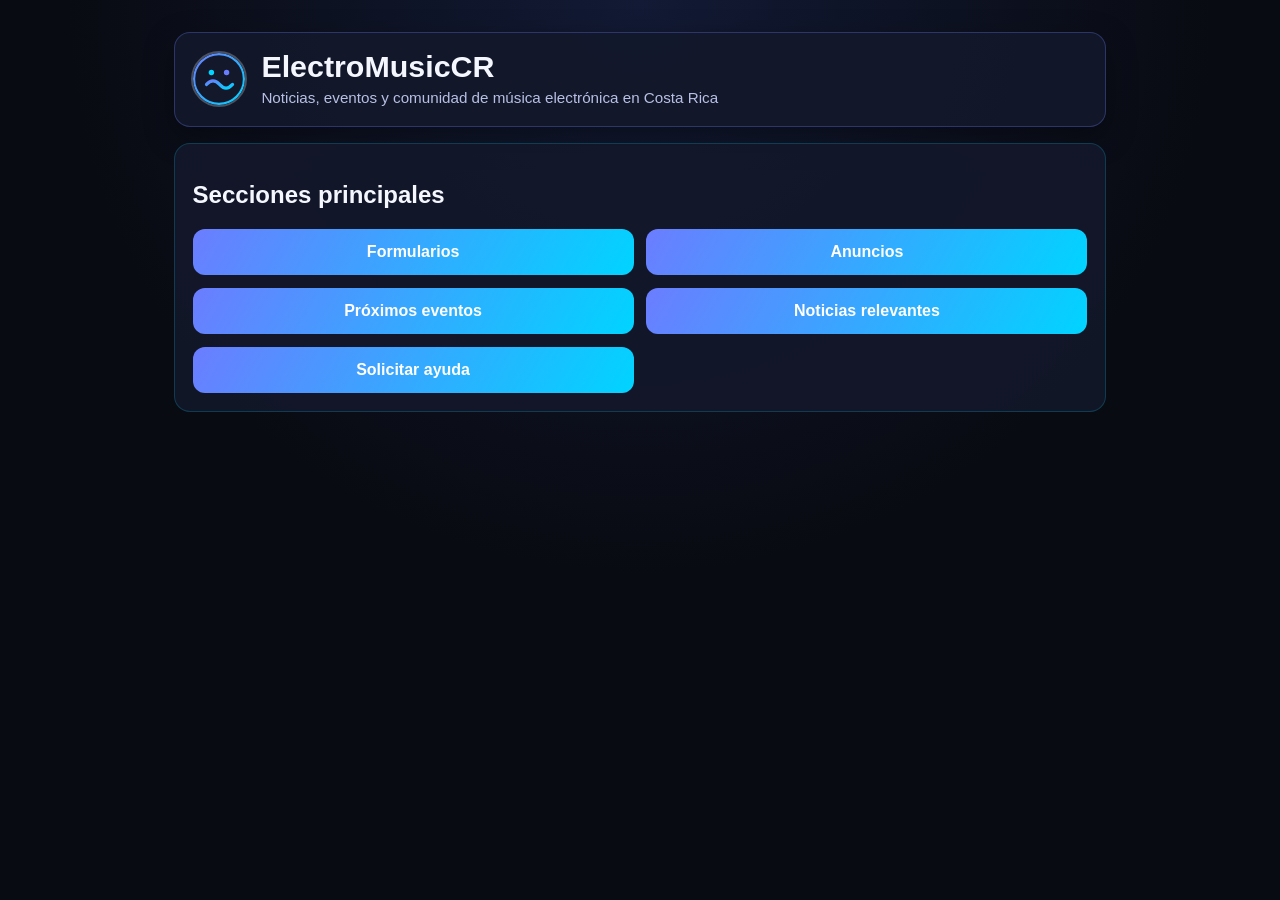
<file: index.html>
<!DOCTYPE html>
<html lang="es">
  <head>
    <meta charset="UTF-8" />
    <meta name="viewport" content="width=device-width, initial-scale=1.0" />
    <title>ElectroMusicCR | Inicio</title>
    <link rel="stylesheet" href="/style.css" />
  </head>
  <body>
    <main class="container">
      <header class="header">
        <img class="logo" src="/assets/logo.svg" alt="Logo de ElectroMusicCR" />
        <div>
          <h1>ElectroMusicCR</h1>
          <p class="subtitle">Noticias, eventos y comunidad de música electrónica en Costa Rica</p>
        </div>
      </header>

      <section class="section">
        <h2>Secciones principales</h2>
        <div class="grid" aria-label="Navegación principal">
          <a class="btn" href="https://forms.google.com" target="_blank" rel="noopener noreferrer">Formularios</a>
          <a class="btn" href="/anuncios.html">Anuncios</a>
          <a class="btn" href="/eventos.html">Próximos eventos</a>
          <a class="btn" href="/noticias.html">Noticias relevantes</a>
          <a class="btn" href="/ayuda.html">Solicitar ayuda</a>
        </div>
      </section>
    </main>
  </body>
</html>
</file>
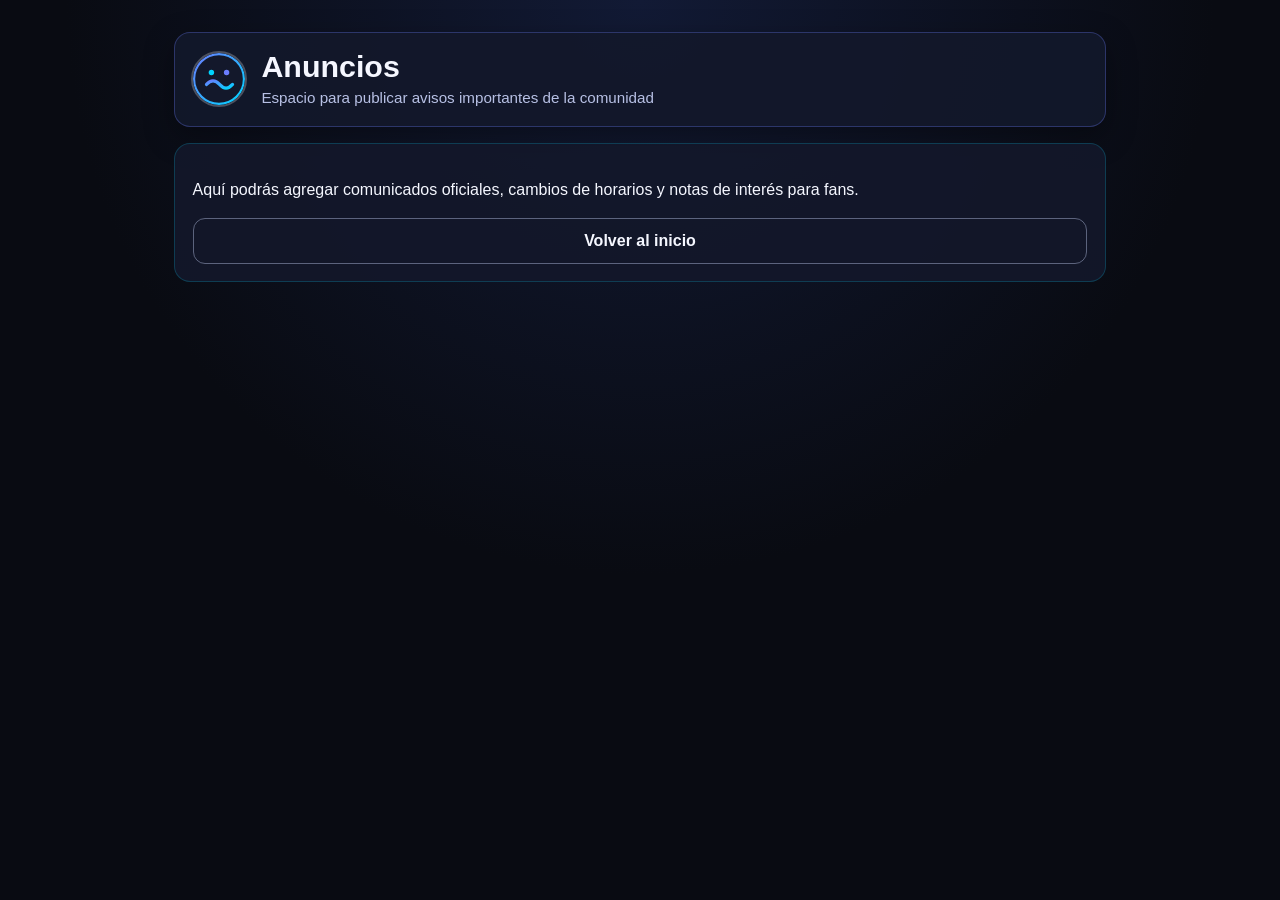
<file: anuncios.html>
<!DOCTYPE html>
<html lang="es">
  <head>
    <meta charset="UTF-8" />
    <meta name="viewport" content="width=device-width, initial-scale=1.0" />
    <title>ElectroMusicCR | Anuncios</title>
    <link rel="stylesheet" href="/style.css" />
  </head>
  <body>
    <main class="container">
      <header class="header">
        <img class="logo" src="/assets/logo.svg" alt="Logo de ElectroMusicCR" />
        <div>
          <h1>Anuncios</h1>
          <p class="subtitle">Espacio para publicar avisos importantes de la comunidad</p>
        </div>
      </header>
      <section class="section">
        <p>Aquí podrás agregar comunicados oficiales, cambios de horarios y notas de interés para fans.</p>
        <a class="link" href="/index.html">Volver al inicio</a>
      </section>
    </main>
  </body>
</html>
</file>
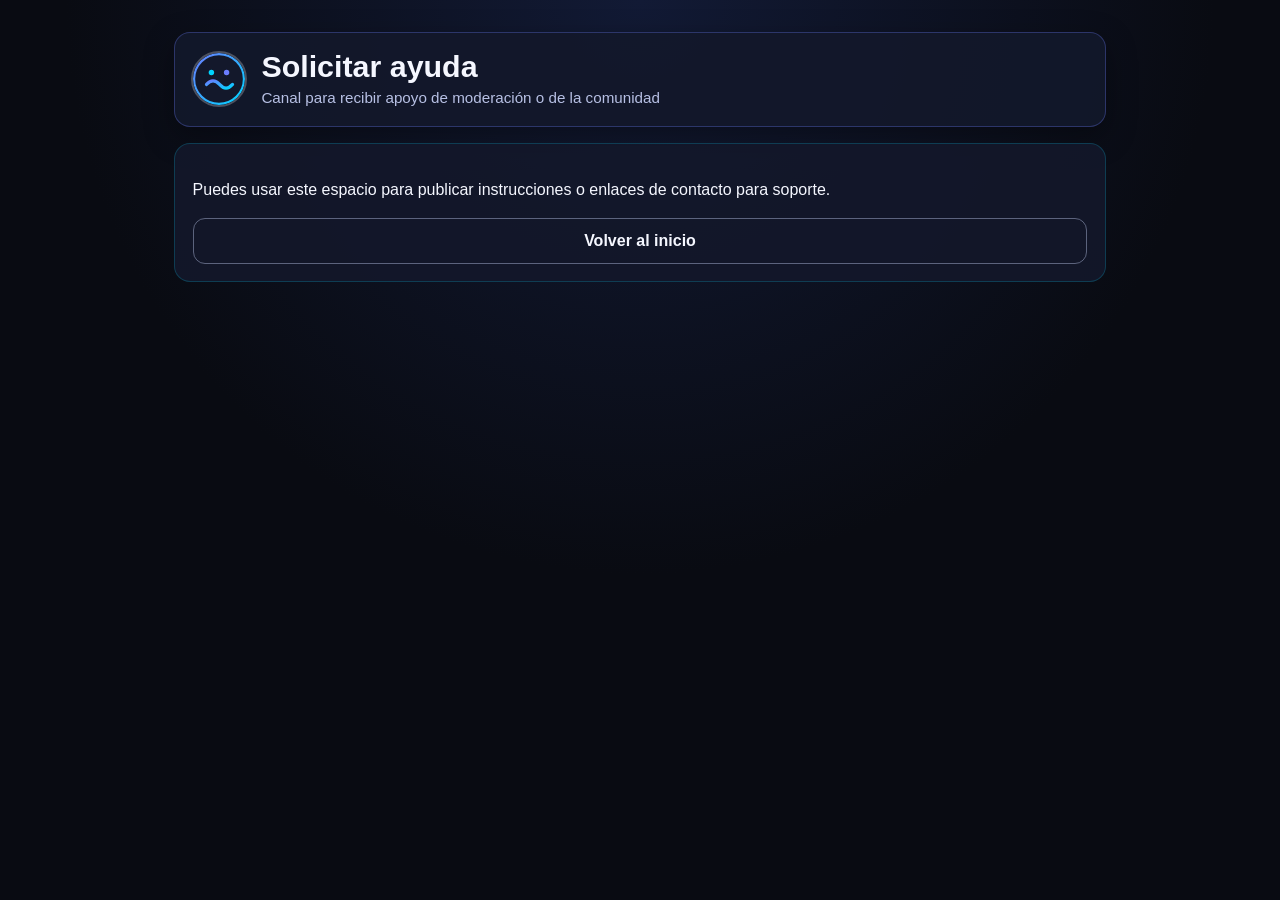
<file: ayuda.html>
<!DOCTYPE html>
<html lang="es">
  <head>
    <meta charset="UTF-8" />
    <meta name="viewport" content="width=device-width, initial-scale=1.0" />
    <title>ElectroMusicCR | Solicitar ayuda</title>
    <link rel="stylesheet" href="/style.css" />
  </head>
  <body>
    <main class="container">
      <header class="header">
        <img class="logo" src="/assets/logo.svg" alt="Logo de ElectroMusicCR" />
        <div>
          <h1>Solicitar ayuda</h1>
          <p class="subtitle">Canal para recibir apoyo de moderación o de la comunidad</p>
        </div>
      </header>
      <section class="section">
        <p>Puedes usar este espacio para publicar instrucciones o enlaces de contacto para soporte.</p>
        <a class="link" href="/index.html">Volver al inicio</a>
      </section>
    </main>
  </body>
</html>
</file>
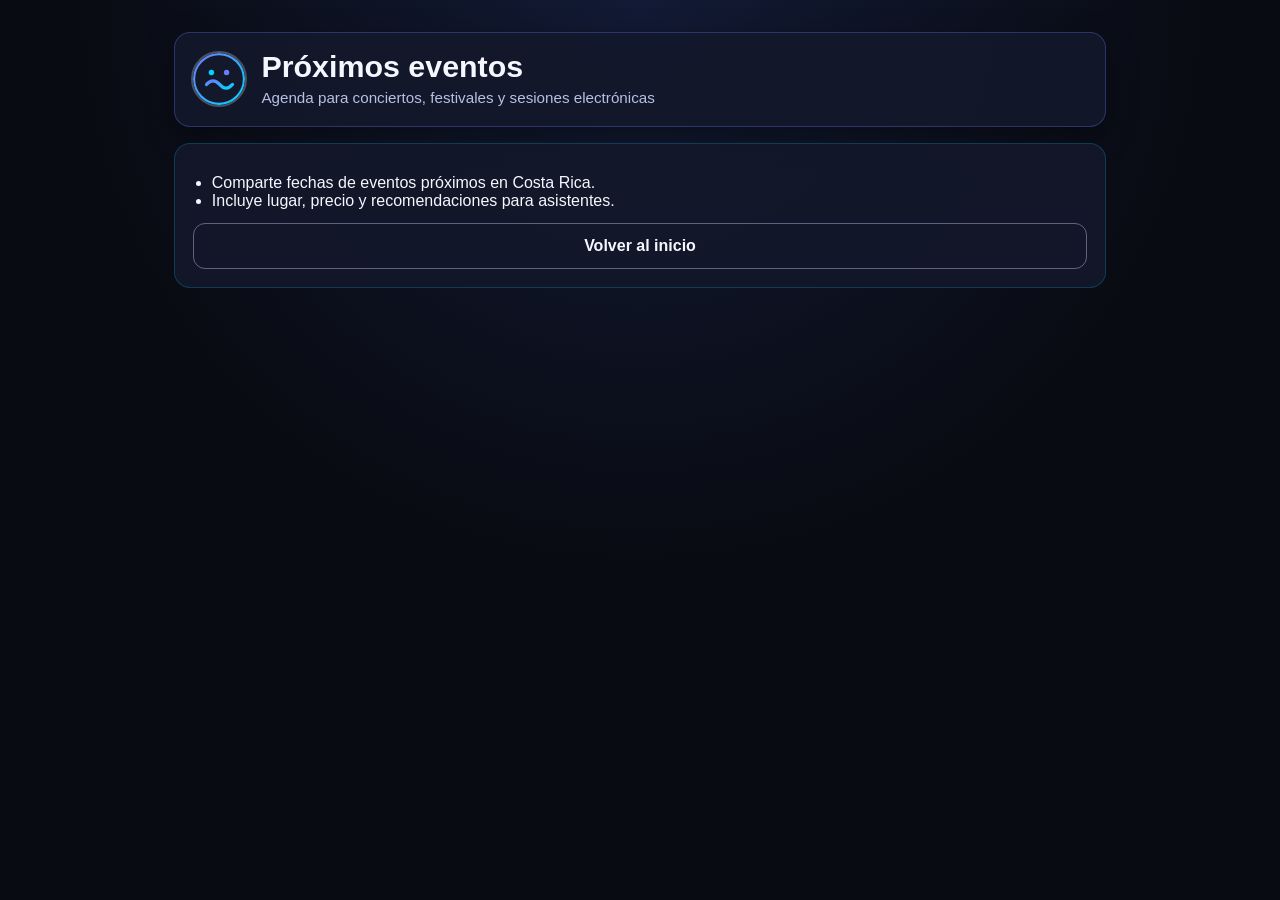
<file: eventos.html>
<!DOCTYPE html>
<html lang="es">
  <head>
    <meta charset="UTF-8" />
    <meta name="viewport" content="width=device-width, initial-scale=1.0" />
    <title>ElectroMusicCR | Próximos eventos</title>
    <link rel="stylesheet" href="/style.css" />
  </head>
  <body>
    <main class="container">
      <header class="header">
        <img class="logo" src="/assets/logo.svg" alt="Logo de ElectroMusicCR" />
        <div>
          <h1>Próximos eventos</h1>
          <p class="subtitle">Agenda para conciertos, festivales y sesiones electrónicas</p>
        </div>
      </header>
      <section class="section">
        <ul>
          <li>Comparte fechas de eventos próximos en Costa Rica.</li>
          <li>Incluye lugar, precio y recomendaciones para asistentes.</li>
        </ul>
        <a class="link" href="/index.html">Volver al inicio</a>
      </section>
    </main>
  </body>
</html>
</file>
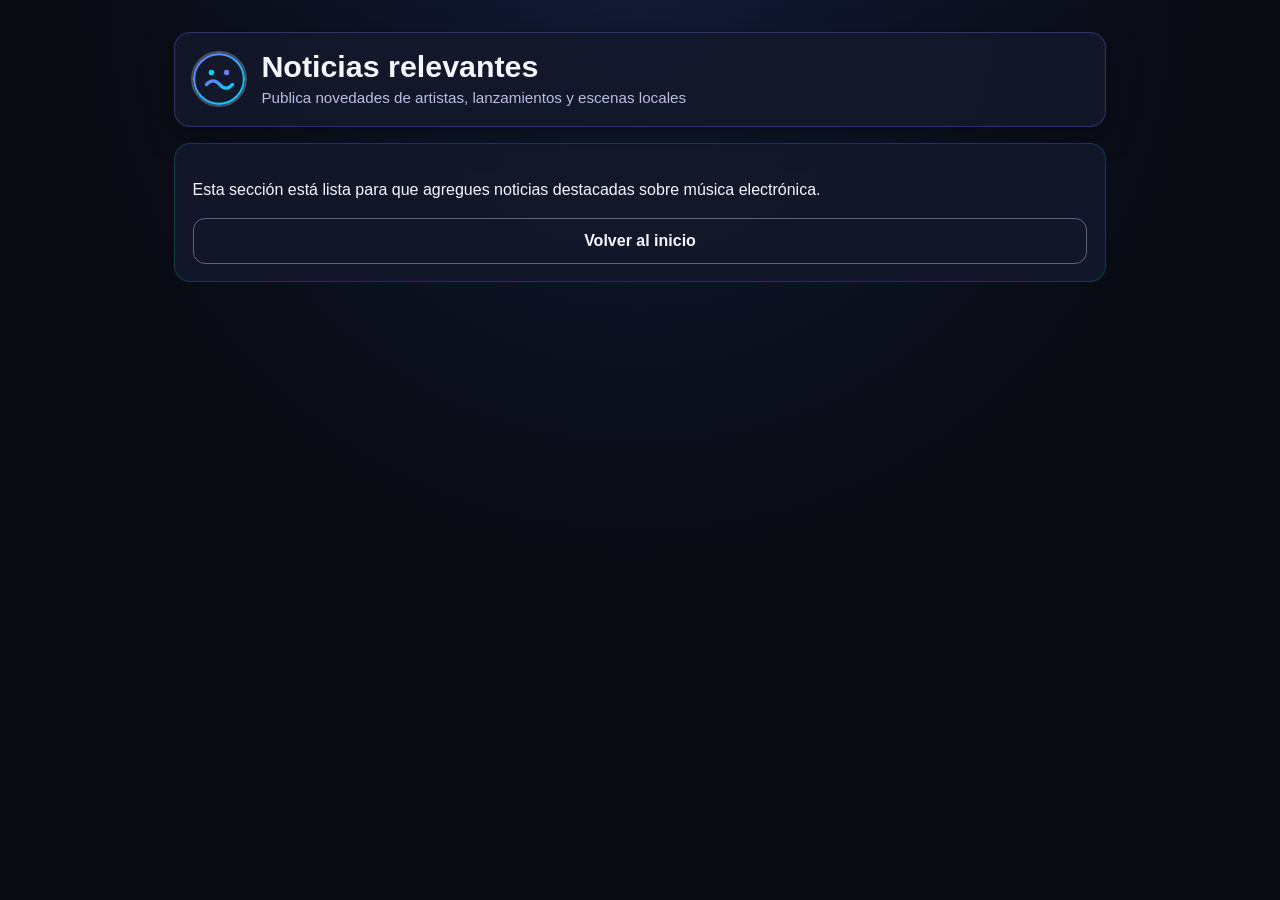
<file: noticias.html>
<!DOCTYPE html>
<html lang="es">
  <head>
    <meta charset="UTF-8" />
    <meta name="viewport" content="width=device-width, initial-scale=1.0" />
    <title>ElectroMusicCR | Noticias</title>
    <link rel="stylesheet" href="/style.css" />
  </head>
  <body>
    <main class="container">
      <header class="header">
        <img class="logo" src="/assets/logo.svg" alt="Logo de ElectroMusicCR" />
        <div>
          <h1>Noticias relevantes</h1>
          <p class="subtitle">Publica novedades de artistas, lanzamientos y escenas locales</p>
        </div>
      </header>
      <section class="section">
        <p>Esta sección está lista para que agregues noticias destacadas sobre música electrónica.</p>
        <a class="link" href="/index.html">Volver al inicio</a>
      </section>
    </main>
  </body>
</html>
</file>
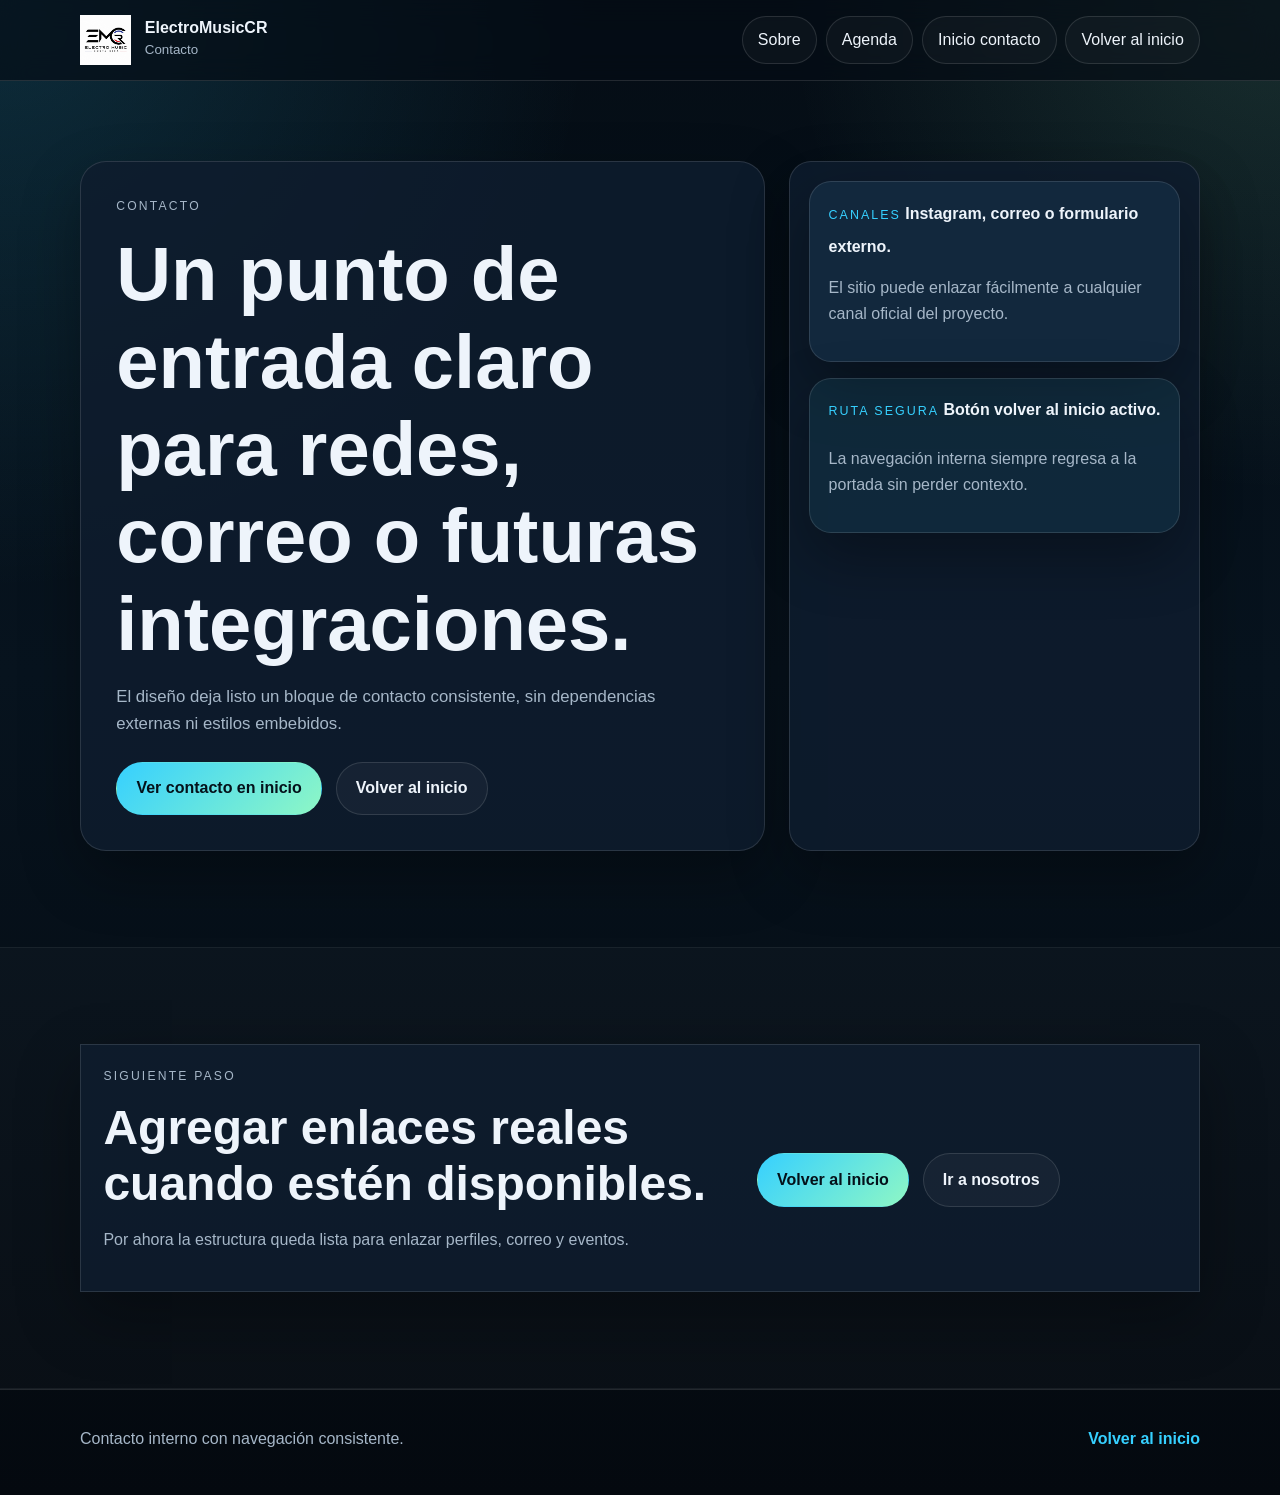
<file: pages/contacto.html>
<!DOCTYPE html>
<html lang="es">
<head>
  <meta charset="UTF-8">
  <meta name="viewport" content="width=device-width, initial-scale=1.0">
  <meta name="description" content="Canales de contacto de ElectroMusicCR.">
  <title>ElectroMusicCR | Contacto</title>
  <link rel="stylesheet" href="../styles/main.css">
</head>
<body>
  <header class="site-header">
    <div class="container header-bar">
      <a class="brand" href="../index.html#inicio" aria-label="Volver al inicio">
        <img class="brand-logo" src="../assets/EMCR.png" alt="EMCR">
        <span class="brand-text">
          <strong>ElectroMusicCR</strong>
          <small>Contacto</small>
        </span>
      </a>
      <nav class="site-nav" aria-label="Navegacion interna">
        <a href="../index.html#sobre">Sobre</a>
        <a href="../index.html#agenda">Agenda</a>
        <a href="../index.html#contacto">Inicio contacto</a>
        <a class="nav-link nav-link--accent" href="../index.html">Volver al inicio</a>
      </nav>
    </div>
  </header>

  <main>
    <section class="section hero">
      <div class="container hero-grid">
        <article class="hero-copy">
          <p class="eyebrow">Contacto</p>
          <h1>Un punto de entrada claro para redes, correo o futuras integraciones.</h1>
          <p class="lead">
            El diseño deja listo un bloque de contacto consistente, sin dependencias externas ni estilos embebidos.
          </p>
          <div class="hero-actions">
            <a class="button button--primary" href="../index.html#contacto">Ver contacto en inicio</a>
            <a class="button button--ghost" href="../index.html">Volver al inicio</a>
          </div>
        </article>

        <aside class="hero-panel">
          <div class="panel-card">
            <span class="panel-label">Canales</span>
            <strong>Instagram, correo o formulario externo.</strong>
            <p>El sitio puede enlazar fácilmente a cualquier canal oficial del proyecto.</p>
          </div>
          <div class="panel-card panel-card--soft">
            <span class="panel-label">Ruta segura</span>
            <strong>Botón volver al inicio activo.</strong>
            <p>La navegación interna siempre regresa a la portada sin perder contexto.</p>
          </div>
        </aside>
      </div>
    </section>

    <section class="section section--alt">
      <div class="container contact-card">
        <div>
          <p class="eyebrow">Siguiente paso</p>
          <h2>Agregar enlaces reales cuando estén disponibles.</h2>
          <p>Por ahora la estructura queda lista para enlazar perfiles, correo y eventos.</p>
        </div>
        <div class="contact-actions">
          <a class="button button--primary" href="../index.html">Volver al inicio</a>
          <a class="button button--ghost" href="./nosotros.html">Ir a nosotros</a>
        </div>
      </div>
    </section>
  </main>

  <footer class="site-footer">
    <div class="container footer-inner">
      <p>Contacto interno con navegación consistente.</p>
      <a href="../index.html">Volver al inicio</a>
    </div>
  </footer>
</body>
</html>
</file>
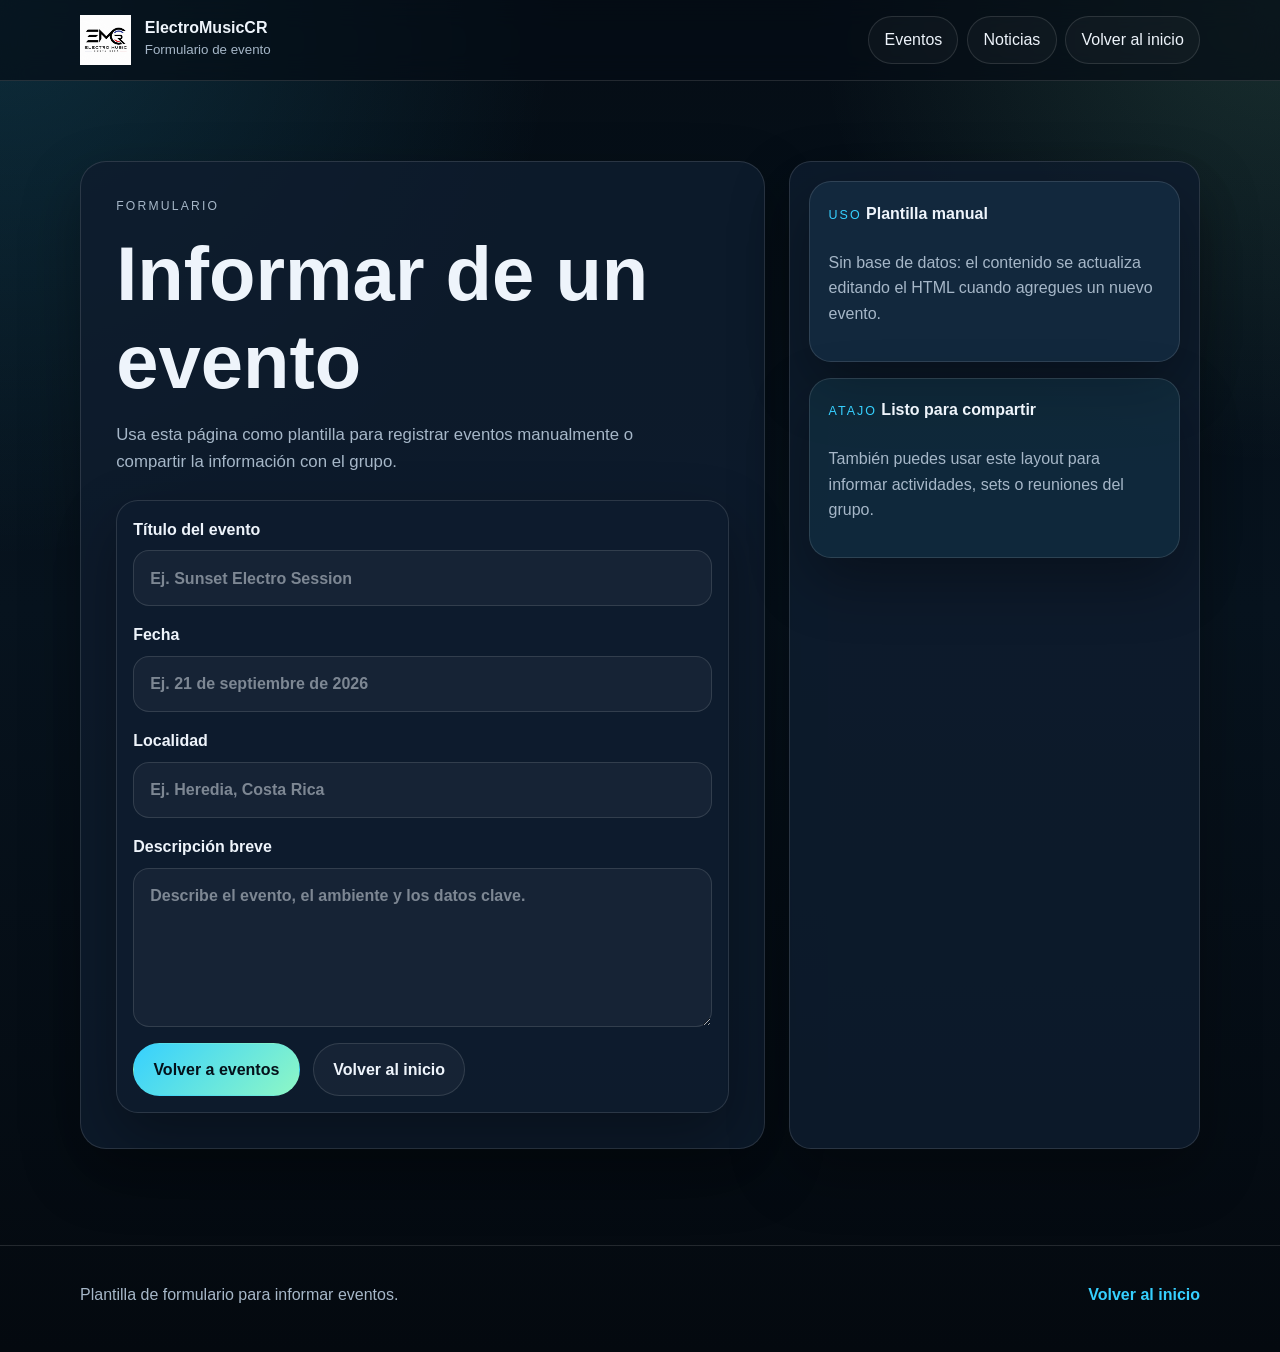
<file: pages/formulario-evento.html>
<!DOCTYPE html>
<html lang="es">
<head>
  <meta charset="UTF-8">
  <meta name="viewport" content="width=device-width, initial-scale=1.0">
  <meta name="description" content="Formulario para informar de un evento en ElectroMusicCR.">
  <title>ElectroMusicCR | Informar evento</title>
  <link rel="stylesheet" href="../styles/main.css">
</head>
<body>
  <header class="site-header">
    <div class="container header-bar">
      <a class="brand" href="../index.html#inicio" aria-label="Volver al inicio">
        <img class="brand-logo" src="../assets/EMCR.png" alt="EMCR">
        <span class="brand-text">
          <strong>ElectroMusicCR</strong>
          <small>Formulario de evento</small>
        </span>
      </a>
      <nav class="site-nav" aria-label="Navegacion interna">
        <a href="../index.html#eventos">Eventos</a>
        <a href="../index.html#noticias">Noticias</a>
        <a href="../index.html">Volver al inicio</a>
      </nav>
    </div>
  </header>

  <main>
    <section class="section hero">
      <div class="container hero-grid">
        <article class="hero-copy">
          <p class="eyebrow">Formulario</p>
          <h1>Informar de un evento</h1>
          <p class="lead">Usa esta página como plantilla para registrar eventos manualmente o compartir la información con el grupo.</p>
          <form class="simple-form">
            <label>
              Título del evento
              <input type="text" name="titulo-evento" placeholder="Ej. Sunset Electro Session">
            </label>
            <label>
              Fecha
              <input type="text" name="fecha" placeholder="Ej. 21 de septiembre de 2026">
            </label>
            <label>
              Localidad
              <input type="text" name="localidad" placeholder="Ej. Heredia, Costa Rica">
            </label>
            <label>
              Descripción breve
              <textarea name="descripcion" rows="5" placeholder="Describe el evento, el ambiente y los datos clave."></textarea>
            </label>
            <div class="form-actions">
              <a class="button button--primary" href="../index.html#eventos">Volver a eventos</a>
              <a class="button button--ghost" href="../index.html">Volver al inicio</a>
            </div>
          </form>
        </article>

        <aside class="hero-panel">
          <div class="panel-card">
            <span class="panel-label">Uso</span>
            <strong>Plantilla manual</strong>
            <p>Sin base de datos: el contenido se actualiza editando el HTML cuando agregues un nuevo evento.</p>
          </div>
          <div class="panel-card panel-card--soft">
            <span class="panel-label">Atajo</span>
            <strong>Listo para compartir</strong>
            <p>También puedes usar este layout para informar actividades, sets o reuniones del grupo.</p>
          </div>
        </aside>
      </div>
    </section>
  </main>

  <footer class="site-footer">
    <div class="container footer-inner">
      <p>Plantilla de formulario para informar eventos.</p>
      <a href="../index.html">Volver al inicio</a>
    </div>
  </footer>
</body>
</html>
</file>
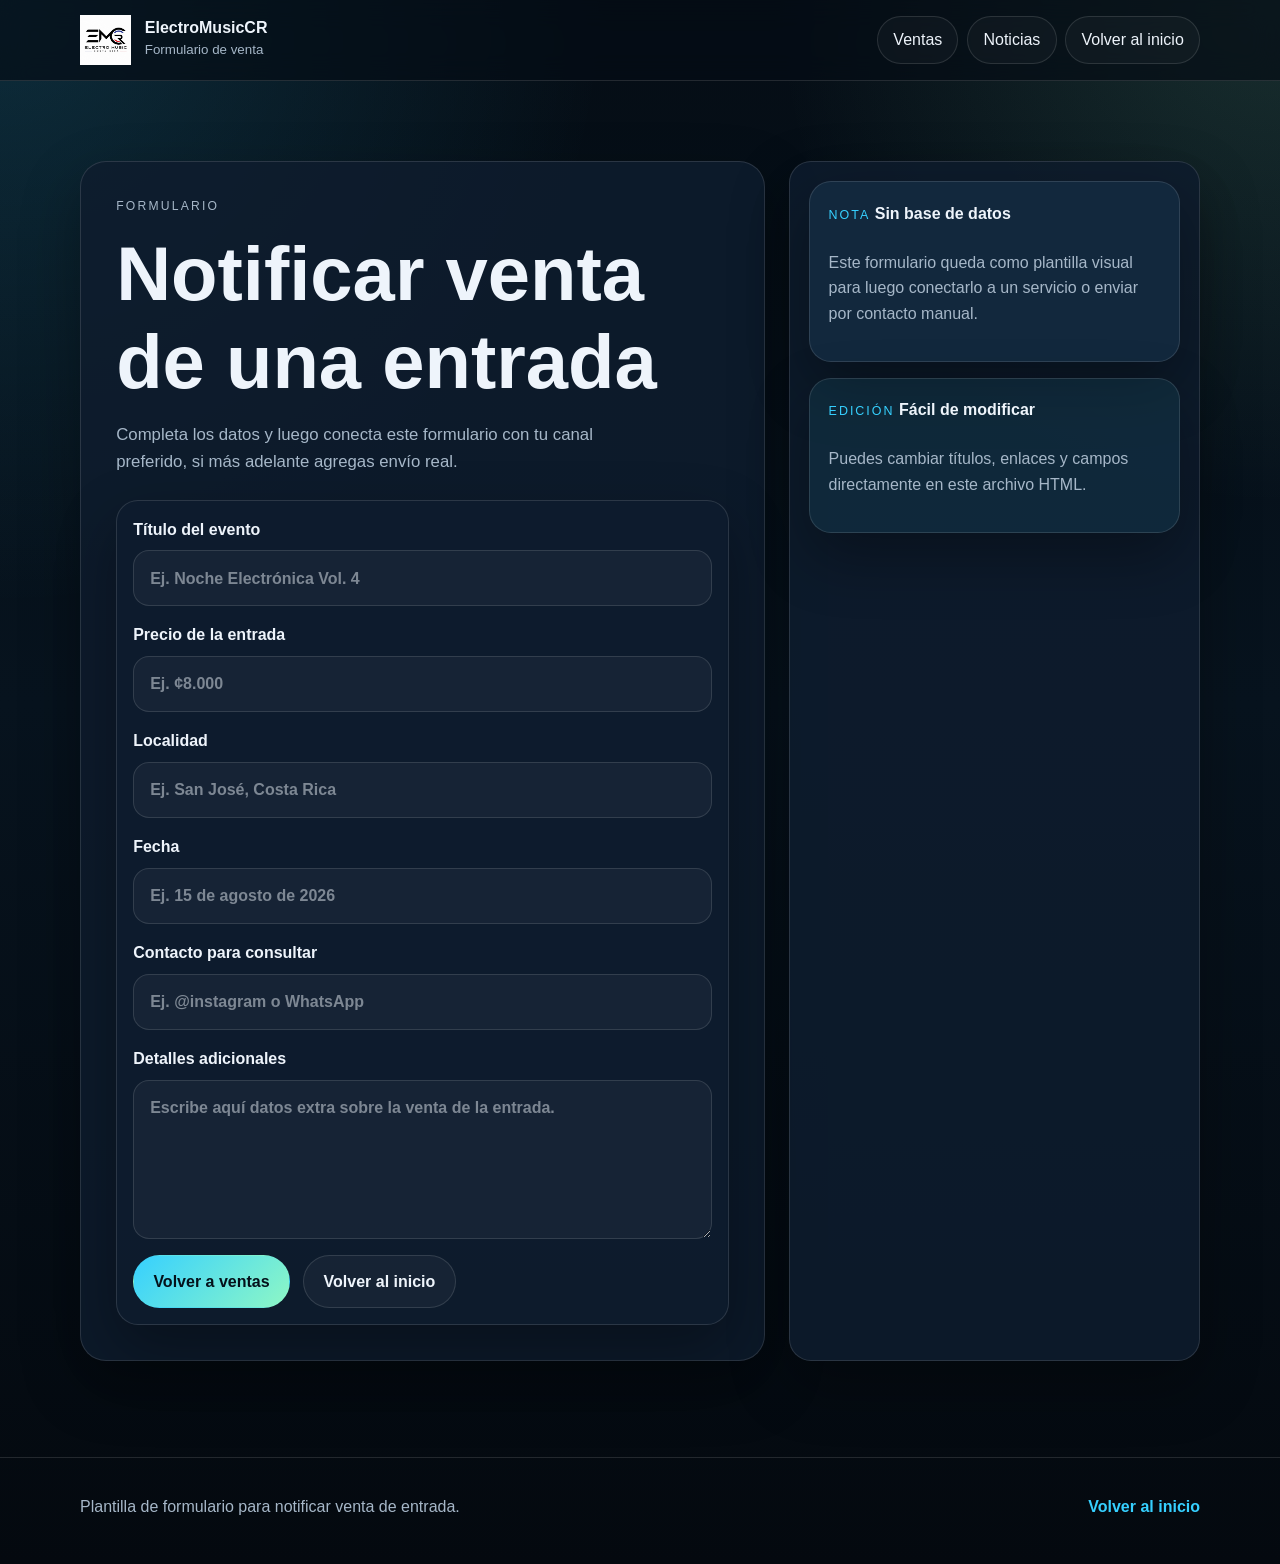
<file: pages/formulario-venta.html>
<!DOCTYPE html>
<html lang="es">
<head>
  <meta charset="UTF-8">
  <meta name="viewport" content="width=device-width, initial-scale=1.0">
  <meta name="description" content="Formulario para notificar venta de una entrada en ElectroMusicCR.">
  <title>ElectroMusicCR | Notificar venta</title>
  <link rel="stylesheet" href="../styles/main.css">
</head>
<body>
  <header class="site-header">
    <div class="container header-bar">
      <a class="brand" href="../index.html#inicio" aria-label="Volver al inicio">
        <img class="brand-logo" src="../assets/EMCR.png" alt="EMCR">
        <span class="brand-text">
          <strong>ElectroMusicCR</strong>
          <small>Formulario de venta</small>
        </span>
      </a>
      <nav class="site-nav" aria-label="Navegacion interna">
        <a href="../index.html#ventas">Ventas</a>
        <a href="../index.html#noticias">Noticias</a>
        <a href="../index.html">Volver al inicio</a>
      </nav>
    </div>
  </header>

  <main>
    <section class="section hero">
      <div class="container hero-grid">
        <article class="hero-copy">
          <p class="eyebrow">Formulario</p>
          <h1>Notificar venta de una entrada</h1>
          <p class="lead">Completa los datos y luego conecta este formulario con tu canal preferido, si más adelante agregas envío real.</p>
          <form class="simple-form">
            <label>
              Título del evento
              <input type="text" name="titulo-evento" placeholder="Ej. Noche Electrónica Vol. 4">
            </label>
            <label>
              Precio de la entrada
              <input type="text" name="precio-entrada" placeholder="Ej. ¢8.000">
            </label>
            <label>
              Localidad
              <input type="text" name="localidad" placeholder="Ej. San José, Costa Rica">
            </label>
            <label>
              Fecha
              <input type="text" name="fecha" placeholder="Ej. 15 de agosto de 2026">
            </label>
            <label>
              Contacto para consultar
              <input type="text" name="contacto" placeholder="Ej. @instagram o WhatsApp">
            </label>
            <label>
              Detalles adicionales
              <textarea name="detalle" rows="5" placeholder="Escribe aquí datos extra sobre la venta de la entrada."></textarea>
            </label>
            <div class="form-actions">
              <a class="button button--primary" href="../index.html#ventas">Volver a ventas</a>
              <a class="button button--ghost" href="../index.html">Volver al inicio</a>
            </div>
          </form>
        </article>

        <aside class="hero-panel">
          <div class="panel-card">
            <span class="panel-label">Nota</span>
            <strong>Sin base de datos</strong>
            <p>Este formulario queda como plantilla visual para luego conectarlo a un servicio o enviar por contacto manual.</p>
          </div>
          <div class="panel-card panel-card--soft">
            <span class="panel-label">Edición</span>
            <strong>Fácil de modificar</strong>
            <p>Puedes cambiar títulos, enlaces y campos directamente en este archivo HTML.</p>
          </div>
        </aside>
      </div>
    </section>
  </main>

  <footer class="site-footer">
    <div class="container footer-inner">
      <p>Plantilla de formulario para notificar venta de entrada.</p>
      <a href="../index.html">Volver al inicio</a>
    </div>
  </footer>
</body>
</html>
</file>
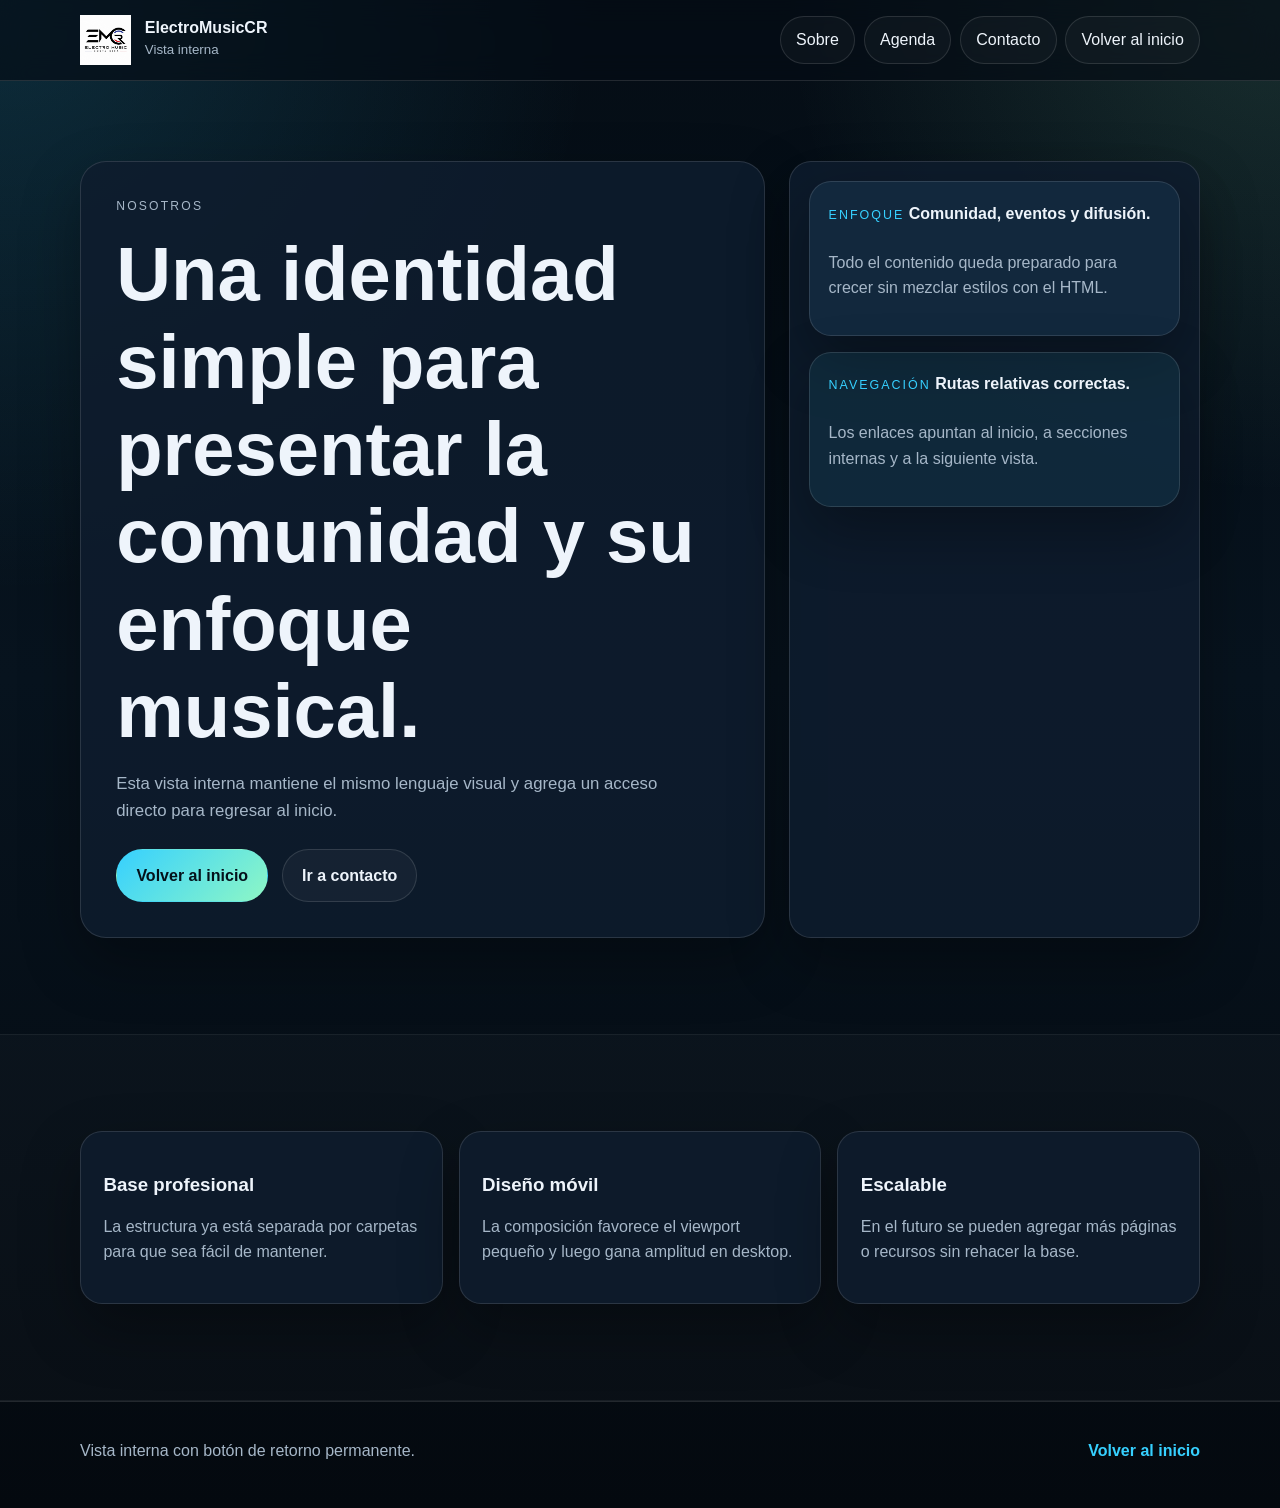
<file: pages/nosotros.html>
<!DOCTYPE html>
<html lang="es">
<head>
  <meta charset="UTF-8">
  <meta name="viewport" content="width=device-width, initial-scale=1.0">
  <meta name="description" content="Conoce la propuesta y la comunidad de ElectroMusicCR.">
  <title>ElectroMusicCR | Nosotros</title>
  <link rel="stylesheet" href="../styles/main.css">
</head>
<body>
  <header class="site-header">
    <div class="container header-bar">
      <a class="brand" href="../index.html#inicio" aria-label="Volver al inicio">
        <img class="brand-logo" src="../assets/EMCR.png" alt="EMCR">
        <span class="brand-text">
          <strong>ElectroMusicCR</strong>
          <small>Vista interna</small>
        </span>
      </a>
      <nav class="site-nav" aria-label="Navegacion interna">
        <a href="../index.html#sobre">Sobre</a>
        <a href="../index.html#agenda">Agenda</a>
        <a href="../index.html#contacto">Contacto</a>
        <a class="nav-link nav-link--accent" href="../index.html">Volver al inicio</a>
      </nav>
    </div>
  </header>

  <main>
    <section class="section hero">
      <div class="container hero-grid">
        <article class="hero-copy">
          <p class="eyebrow">Nosotros</p>
          <h1>Una identidad simple para presentar la comunidad y su enfoque musical.</h1>
          <p class="lead">
            Esta vista interna mantiene el mismo lenguaje visual y agrega un acceso directo para regresar al inicio.
          </p>
          <div class="hero-actions">
            <a class="button button--primary" href="../index.html">Volver al inicio</a>
            <a class="button button--ghost" href="./contacto.html">Ir a contacto</a>
          </div>
        </article>

        <aside class="hero-panel">
          <div class="panel-card">
            <span class="panel-label">Enfoque</span>
            <strong>Comunidad, eventos y difusión.</strong>
            <p>Todo el contenido queda preparado para crecer sin mezclar estilos con el HTML.</p>
          </div>
          <div class="panel-card panel-card--soft">
            <span class="panel-label">Navegación</span>
            <strong>Rutas relativas correctas.</strong>
            <p>Los enlaces apuntan al inicio, a secciones internas y a la siguiente vista.</p>
          </div>
        </aside>
      </div>
    </section>

    <section class="section section--alt">
      <div class="container card-grid">
        <article class="info-card">
          <h3>Base profesional</h3>
          <p>La estructura ya está separada por carpetas para que sea fácil de mantener.</p>
        </article>
        <article class="info-card">
          <h3>Diseño móvil</h3>
          <p>La composición favorece el viewport pequeño y luego gana amplitud en desktop.</p>
        </article>
        <article class="info-card">
          <h3>Escalable</h3>
          <p>En el futuro se pueden agregar más páginas o recursos sin rehacer la base.</p>
        </article>
      </div>
    </section>
  </main>

  <footer class="site-footer">
    <div class="container footer-inner">
      <p>Vista interna con botón de retorno permanente.</p>
      <a href="../index.html">Volver al inicio</a>
    </div>
  </footer>
</body>
</html>
</file>
<file: style.css>
:root {
  --bg: #090b12;
  --card: #13182b;
  --accent: #6b7dff;
  --accent-2: #00d4ff;
  --text: #f5f7ff;
  --muted: #b7c0e4;
}

* {
  box-sizing: border-box;
}

body {
  margin: 0;
  font-family: "Inter", "Segoe UI", Roboto, sans-serif;
  background: radial-gradient(circle at top, #121a35, var(--bg) 52%);
  color: var(--text);
  min-height: 100vh;
}

.container {
  width: min(100%, 980px);
  margin: 0 auto;
  padding: 1.1rem;
}

.header {
  display: flex;
  gap: 0.9rem;
  align-items: center;
  background: rgba(19, 24, 43, 0.92);
  border: 1px solid rgba(107, 125, 255, 0.3);
  border-radius: 16px;
  padding: 1rem;
  box-shadow: 0 10px 30px rgba(0, 0, 0, 0.35);
}

.logo {
  width: 56px;
  height: 56px;
  border-radius: 50%;
  border: 2px solid rgba(255, 255, 255, 0.25);
}

h1 {
  font-size: 1.4rem;
  margin: 0;
}

.subtitle {
  margin: 0.2rem 0 0;
  color: var(--muted);
  font-size: 0.95rem;
}

.section {
  margin-top: 1rem;
  background: rgba(19, 24, 43, 0.9);
  border: 1px solid rgba(0, 212, 255, 0.2);
  border-radius: 16px;
  padding: 1.1rem;
}

.grid {
  display: grid;
  grid-template-columns: 1fr;
  gap: 0.8rem;
}

.btn,
.link {
  display: inline-flex;
  align-items: center;
  justify-content: center;
  width: 100%;
  min-height: 46px;
  border-radius: 12px;
  text-decoration: none;
  border: 0;
  font-weight: 600;
  transition: transform 0.15s ease, filter 0.15s ease;
}

.btn {
  background: linear-gradient(120deg, var(--accent), var(--accent-2));
  color: #fff;
}

.link {
  background: transparent;
  color: var(--text);
  border: 1px solid rgba(183, 192, 228, 0.45);
}

.btn:hover,
.link:hover {
  transform: translateY(-1px);
  filter: brightness(1.05);
}

p {
  line-height: 1.5;
}

ul {
  margin: 0.8rem 0;
  padding-left: 1.2rem;
}

@media (min-width: 992px) {
  .container {
    padding: 2rem 1.5rem;
  }

  h1 {
    font-size: 1.9rem;
  }

  .grid {
    grid-template-columns: repeat(2, minmax(0, 1fr));
  }
}
</file>
<file: styles/main.css>
:root {
  color-scheme: dark;
  --bg: #07131e;
  --bg-soft: #0d1d2d;
  --panel: rgba(14, 29, 46, 0.86);
  --panel-strong: #12283d;
  --text: #eef4fb;
  --muted: #a6b7c8;
  --accent: #36d0ff;
  --accent-2: #8ef7c5;
  --border: rgba(255, 255, 255, 0.12);
  --shadow: 0 24px 60px rgba(0, 0, 0, 0.32);
  --radius: 22px;
}

* {
  box-sizing: border-box;
}

html {
  scroll-behavior: smooth;
}

body {
  margin: 0;
  font-family: "Segoe UI", "Trebuchet MS", sans-serif;
  background:
    radial-gradient(circle at top left, rgba(54, 208, 255, 0.16), transparent 30%),
    radial-gradient(circle at top right, rgba(142, 247, 197, 0.14), transparent 25%),
    linear-gradient(180deg, #050d15 0%, var(--bg) 45%, #04090f 100%);
  color: var(--text);
  line-height: 1.6;
}

a {
  color: inherit;
  text-decoration: none;
}

img {
  max-width: 100%;
  display: block;
}

.container {
  width: min(1120px, calc(100% - 2rem));
  margin: 0 auto;
}

.site-header {
  position: sticky;
  top: 0;
  z-index: 10;
  backdrop-filter: blur(14px);
  background: rgba(5, 13, 21, 0.68);
  border-bottom: 1px solid var(--border);
}

.header-bar {
  display: flex;
  flex-direction: column;
  gap: 1rem;
  padding: 0.9rem 0;
}

.brand {
  display: inline-flex;
  align-items: center;
  gap: 0.85rem;
}

.brand-logo {
  width: 3.2rem;
  height: 3.2rem;
  object-fit: contain;
  flex: none;
}

.brand-text {
  display: grid;
  gap: 0.1rem;
}

.brand-text strong,
.section-heading h2,
.hero h1,
.timeline-item h3,
.info-card h3,
.panel-card strong,
.contact-card h2 {
  line-height: 1.15;
}

.brand-text small,
.eyebrow,
.lead,
.info-card p,
.timeline-item p,
.panel-card p,
.contact-card p,
.site-footer p {
  color: var(--muted);
}

.site-nav {
  display: flex;
  flex-wrap: wrap;
  gap: 0.55rem;
}

.site-nav a,
.button {
  border: 1px solid transparent;
  border-radius: 999px;
  transition: transform 0.2s ease, border-color 0.2s ease, background 0.2s ease;
}

.site-nav a {
  padding: 0.65rem 0.95rem;
  background: rgba(255, 255, 255, 0.03);
  border-color: var(--border);
}

.nav-link--accent {
  background: linear-gradient(135deg, rgba(54, 208, 255, 0.22), rgba(142, 247, 197, 0.18));
}

.section {
  padding: 4.5rem 0;
}

.section--alt {
  background: rgba(255, 255, 255, 0.02);
  border-top: 1px solid rgba(255, 255, 255, 0.06);
  border-bottom: 1px solid rgba(255, 255, 255, 0.06);
}

.hero {
  padding-top: 3.5rem;
}

.hero-grid,
.split-layout {
  display: grid;
  gap: 1.5rem;
}

.hero-copy,
.hero-panel,
.info-card,
.timeline,
.contact-card,
.panel-card {
  background: var(--panel);
  border: 1px solid var(--border);
  box-shadow: var(--shadow);
}

.hero-copy {
  padding: 1.5rem;
  border-radius: calc(var(--radius) + 4px);
}

.hero h1 {
  margin: 0;
  font-size: clamp(2.25rem, 9vw, 4.75rem);
}

.eyebrow {
  margin: 0 0 0.85rem;
  text-transform: uppercase;
  letter-spacing: 0.18em;
  font-size: 0.76rem;
}

.lead {
  font-size: 1.05rem;
  max-width: 58ch;
}

.hero-actions,
.contact-actions {
  display: flex;
  flex-wrap: wrap;
  gap: 0.85rem;
  margin-top: 1.5rem;
}

.button {
  display: inline-flex;
  align-items: center;
  justify-content: center;
  min-height: 2.9rem;
  padding: 0.8rem 1.2rem;
  font-weight: 700;
}

.button--primary {
  color: #04111a;
  background: linear-gradient(135deg, var(--accent), var(--accent-2));
}

.button--ghost {
  background: rgba(255, 255, 255, 0.04);
  border-color: var(--border);
}

.hero-panel {
  display: grid;
  gap: 1rem;
  padding: 1rem;
  border-radius: var(--radius);
  align-content: start;
}

.panel-card,
.info-card,
.timeline {
  border-radius: var(--radius);
}

.panel-card {
  padding: 1.15rem;
  background: var(--panel-strong);
}

.panel-card--soft {
  background: rgba(54, 208, 255, 0.08);
}

.panel-label {
  display: inline-block;
  margin-bottom: 0.5rem;
  font-size: 0.78rem;
  text-transform: uppercase;
  letter-spacing: 0.16em;
  color: var(--accent);
}

.section-heading {
  margin-bottom: 1.5rem;
}

.section-heading--split {
  display: grid;
  gap: 1rem;
}

.section-actions {
  display: flex;
  flex-wrap: wrap;
  gap: 0.85rem;
  align-items: start;
}

.section-heading h2,
.split-layout h2,
.contact-card h2 {
  margin: 0;
  font-size: clamp(1.7rem, 4vw, 3rem);
}

.card-grid {
  display: grid;
  gap: 1rem;
}

.card-grid--two {
  grid-template-columns: 1fr;
}

.detail-card,
.sale-card,
.news-card,
.simple-form {
  border-radius: var(--radius);
  background: var(--panel);
  border: 1px solid var(--border);
  box-shadow: var(--shadow);
}

.detail-card,
.sale-card {
  padding: 1.25rem;
}

.card-kicker {
  margin: 0 0 0.65rem;
  color: var(--accent);
  text-transform: uppercase;
  letter-spacing: 0.16em;
  font-size: 0.74rem;
}

.news-card {
  overflow: hidden;
}

.news-card img {
  width: 100%;
  aspect-ratio: 3 / 2;
  object-fit: cover;
  background: #0b1a28;
}

.news-card__body {
  padding: 1.25rem;
}

.news-card__body h3 {
  margin-top: 0;
}

.simple-form {
  display: grid;
  gap: 1rem;
  padding: 1rem;
  margin-top: 1.5rem;
}

.simple-form label {
  display: grid;
  gap: 0.5rem;
  font-weight: 700;
}

.simple-form input,
.simple-form textarea {
  width: 100%;
  padding: 0.9rem 1rem;
  border-radius: 16px;
  border: 1px solid var(--border);
  background: rgba(255, 255, 255, 0.04);
  color: var(--text);
  font: inherit;
}

.simple-form input::placeholder,
.simple-form textarea::placeholder {
  color: rgba(238, 244, 251, 0.48);
}

.simple-form input:focus,
.simple-form textarea:focus {
  outline: 2px solid rgba(54, 208, 255, 0.45);
  outline-offset: 2px;
}

.form-actions {
  display: flex;
  flex-wrap: wrap;
  gap: 0.85rem;
}

.info-card {
  padding: 1.4rem;
}

.split-layout {
  align-items: start;
}

.timeline {
  padding: 1rem;
  display: grid;
  gap: 0.9rem;
  background: rgba(8, 18, 29, 0.84);
}

.timeline-item {
  display: flex;
  gap: 1rem;
  padding: 1rem;
  border-radius: 18px;
  background: rgba(255, 255, 255, 0.04);
  border: 1px solid rgba(255, 255, 255, 0.08);
}

.timeline-item span {
  display: grid;
  place-items: center;
  width: 2.5rem;
  height: 2.5rem;
  flex: none;
  border-radius: 0.9rem;
  background: linear-gradient(135deg, rgba(54, 208, 255, 0.22), rgba(142, 247, 197, 0.18));
  color: var(--text);
  font-weight: 800;
}

.contact-card {
  display: grid;
  gap: 1rem;
  padding: 1.4rem;
}

.site-footer {
  border-top: 1px solid var(--border);
  padding: 1.25rem 0 1.75rem;
}

.footer-inner {
  display: flex;
  flex-direction: column;
  gap: 0.75rem;
}

.footer-inner a {
  color: var(--accent);
  font-weight: 700;
}

.site-nav a:hover,
.button:hover,
.footer-inner a:hover {
  transform: translateY(-1px);
}

@media (min-width: 700px) {
  .header-bar {
    flex-direction: row;
    align-items: center;
    justify-content: space-between;
  }

  .hero-grid {
    grid-template-columns: minmax(0, 1.5fr) minmax(280px, 0.9fr);
  }

  .card-grid {
    grid-template-columns: repeat(3, minmax(0, 1fr));
  }

  .card-grid--two {
    grid-template-columns: repeat(2, minmax(0, 1fr));
  }

  .section-heading--split {
    grid-template-columns: 1fr auto;
    align-items: end;
  }

  .contact-card {
    grid-template-columns: 1.2fr 0.8fr;
    align-items: center;
    gap: 1.5rem;
  }

  .footer-inner {
    flex-direction: row;
    align-items: center;
    justify-content: space-between;
  }
}

@media (min-width: 992px) {
  .section {
    padding: 6rem 0;
  }

  .hero {
    padding-top: 5rem;
  }

  .hero-copy,
  .hero-panel {
    min-height: 100%;
  }

  .split-layout {
    grid-template-columns: 0.9fr 1.1fr;
  }

  .hero-copy {
    padding: 2.2rem;
  }

  .hero-panel {
    padding: 1.2rem;
  }
}
</file>
